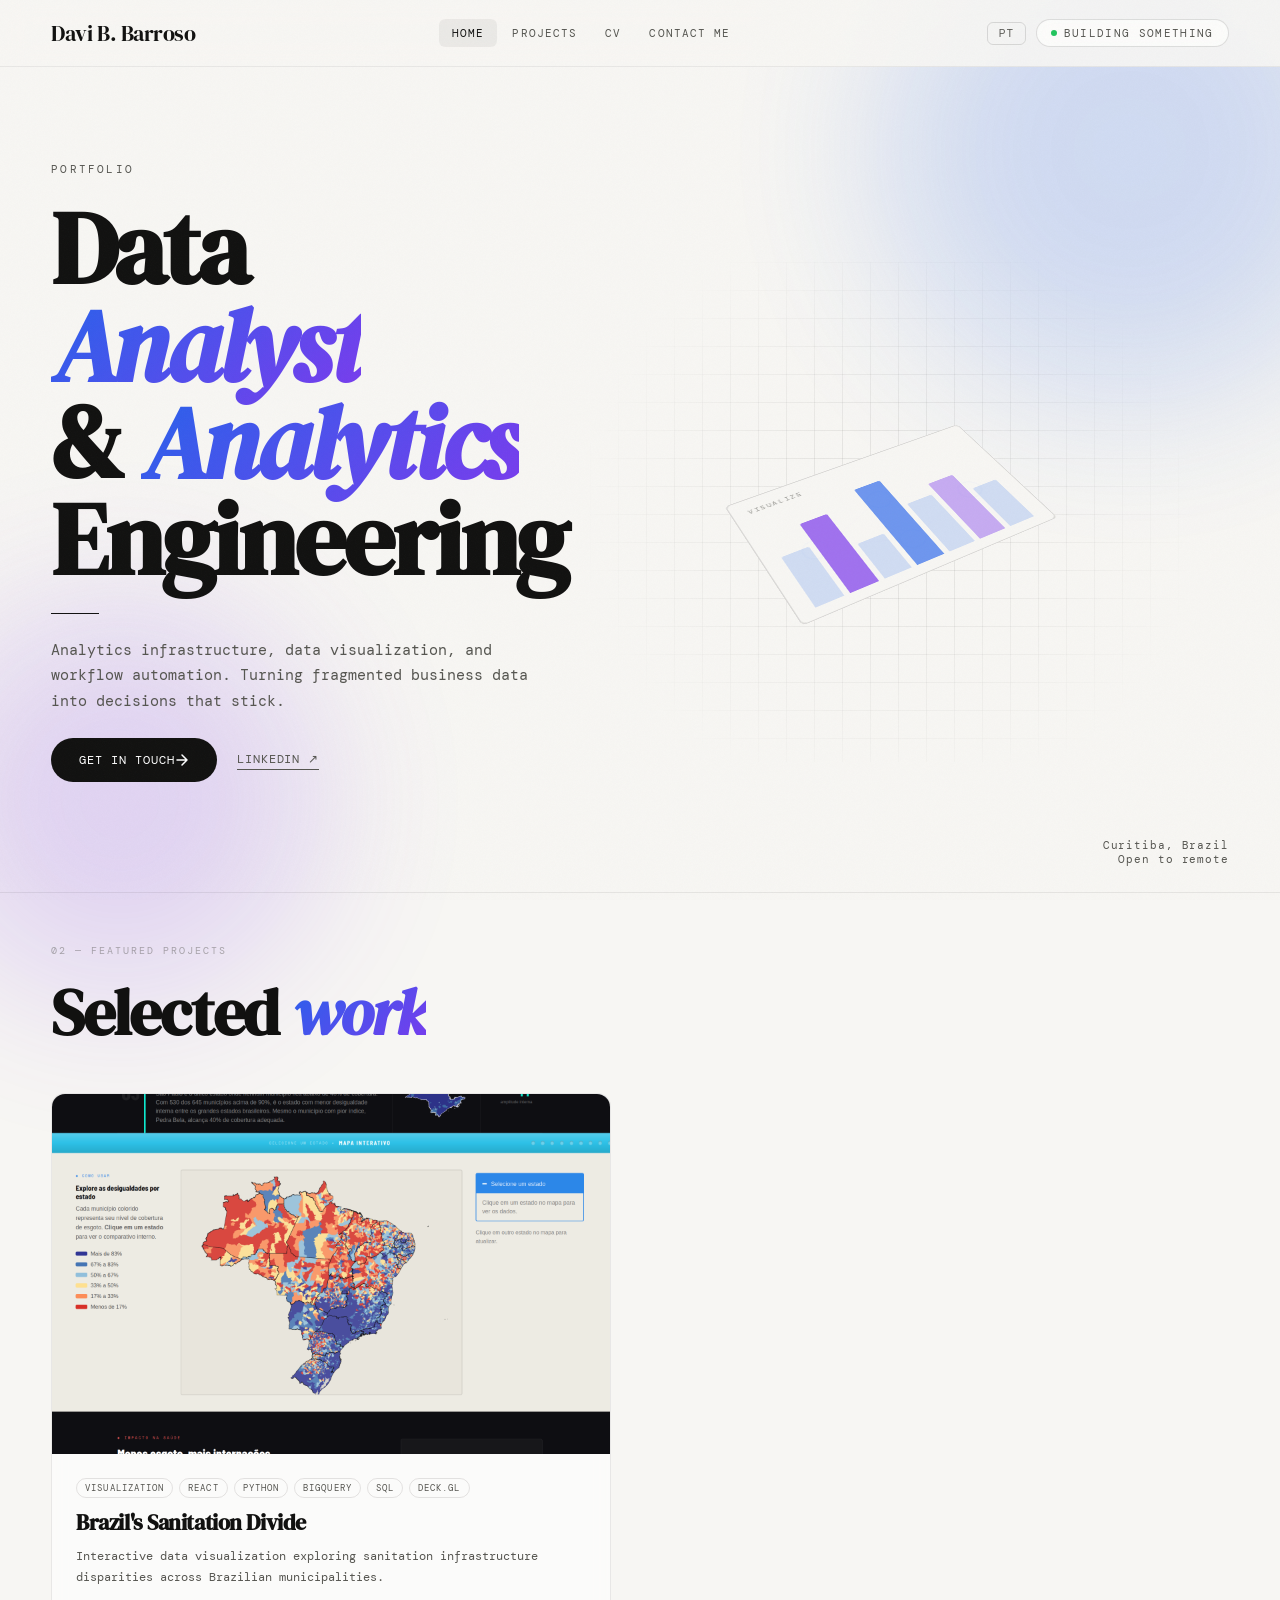
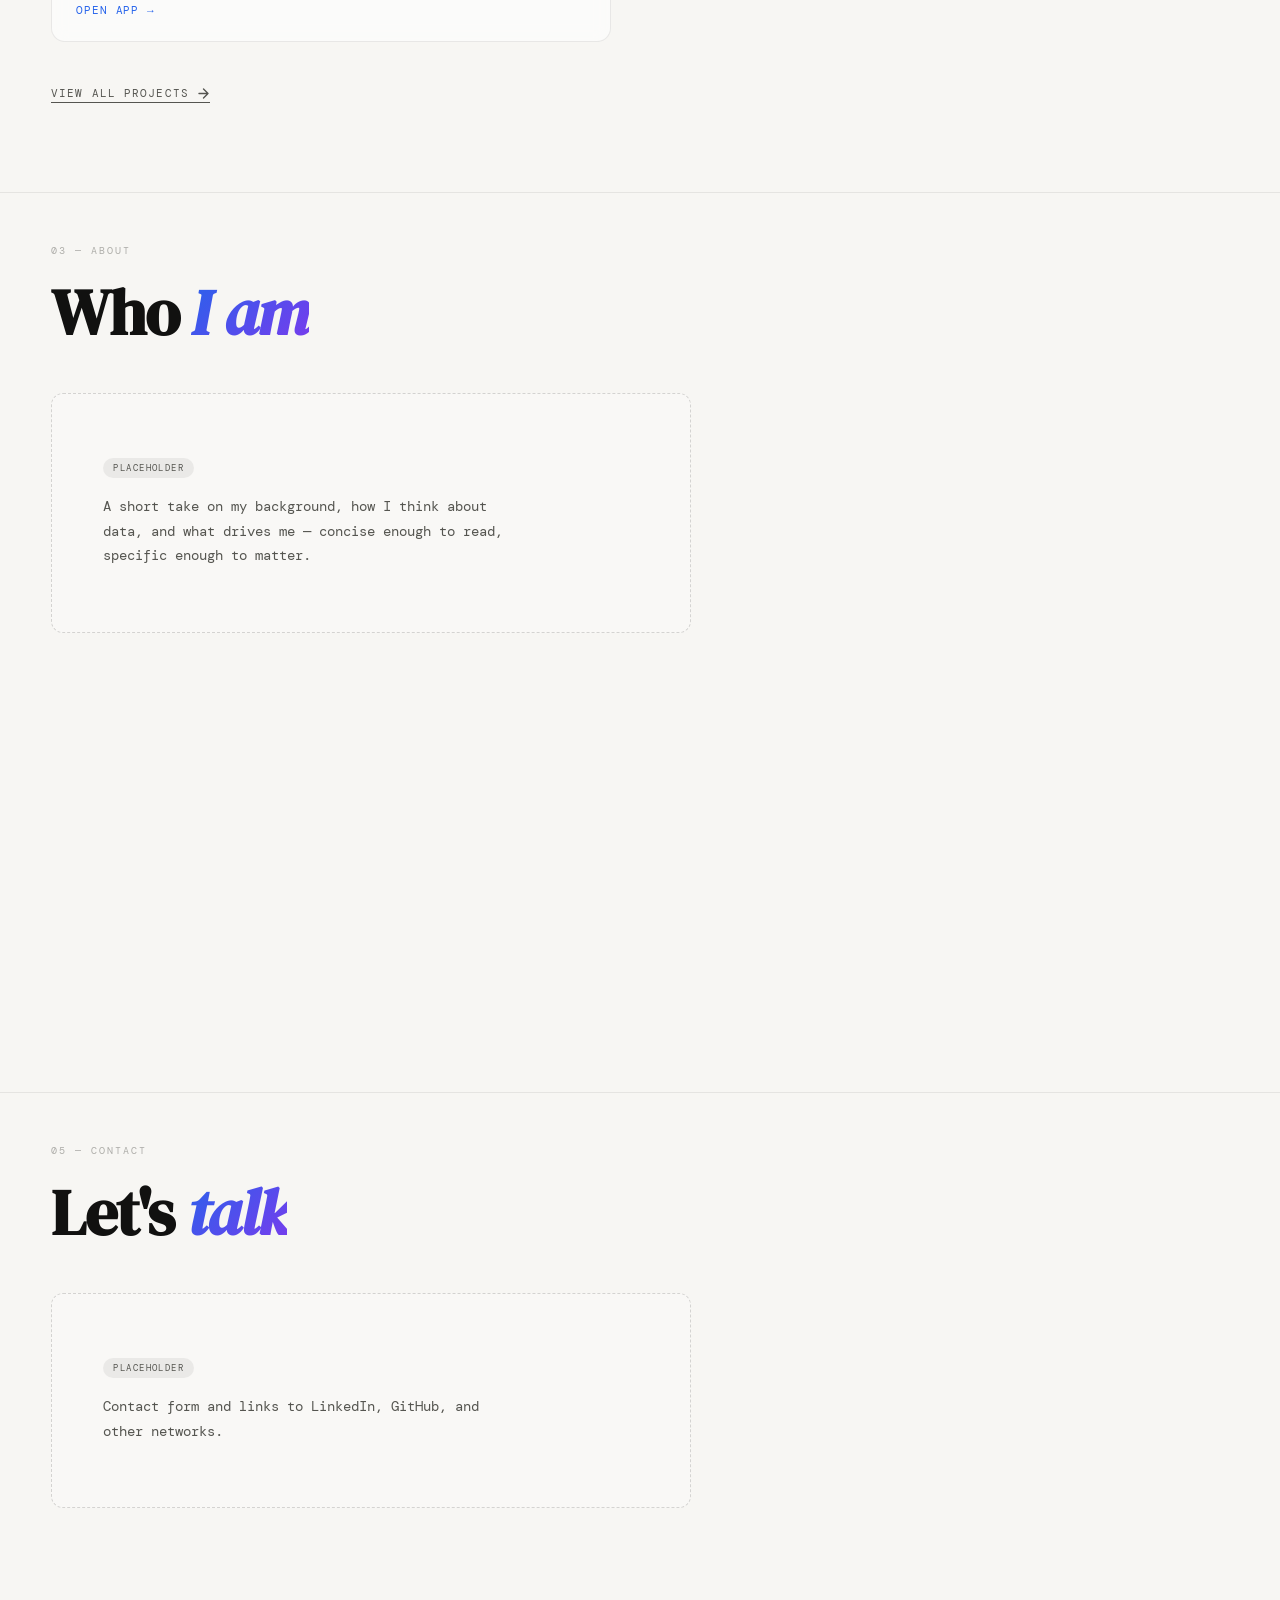
<file: index.html>
<!DOCTYPE html>
<html lang="en">
<head>
  <meta charset="UTF-8" />
  <meta name="viewport" content="width=device-width, initial-scale=1.0" />
  <title>Davi Barroso — Data Analyst | Analytics Engineering</title>
  <link href="https://fonts.googleapis.com/css2?family=DM+Serif+Display:ital@0;1&family=DM+Mono:wght@300;400;500&display=swap" rel="stylesheet" />
  <link rel="stylesheet" href="style.css" />
  <link rel="stylesheet" href="hero-animation.css" />
  <script src="i18n.js"></script>
</head>
<body>
  <div class="blob blob-1"></div>
  <div class="blob blob-2"></div>

  <script src="navbar.js"></script>

  <!-- 01 · Hero -->
  <section id="hero">
    <div class="hero-body">

      <main>
        <p class="eyebrow" data-i18n="hero.eyebrow">Portfolio</p>
        <h1 class="headline" data-i18n-html="hero.headline">Data<br><em>Analyst</em><br>& <em>Analytics</em><br>Engineering</h1>
        <div class="divider"></div>
        <p class="description" data-i18n="hero.description">
          Analytics infrastructure, data visualization, and workflow automation.
          Turning fragmented business data into decisions that stick.
        </p>
        <div class="cta-row">
          <a href="mailto:davi@davibarroso.com" class="btn-primary">
            <span data-i18n="hero.cta">Get in touch</span>
            <svg width="14" height="14" viewBox="0 0 14 14" fill="none">
              <path d="M2 7h10M7 2l5 5-5 5" stroke="currentColor" stroke-width="1.5" stroke-linecap="round" stroke-linejoin="round"/>
            </svg>
          </a>
          <a href="https://linkedin.com/in/davibb" class="linkedin-link" target="_blank">LinkedIn ↗</a>
        </div>
      </main>

      <script src="hero-animation.js"></script>

    </div><!-- /.hero-body -->

    <footer class="hero-footer">
      <div class="stack-list">
      </div>
      <div class="location" data-i18n-html="hero.location">
        Curitiba, Brazil<br>Open to remote
      </div>
    </footer>
  </section>

  <!-- 02 · Featured Projects -->
  <section id="highlights" class="section section-projects">
    <p class="section-eyebrow" data-i18n="section.projects.eyebrow">02 — Featured Projects</p>
    <h2 class="section-title" data-i18n-html="section.projects.title">Selected <em>work</em></h2>

    <div class="projects-track"></div>
    <script src="home-loader.js"></script>

    <a href="projects.html" class="see-more-link">
      <span data-i18n="section.projects.viewAll">View all projects</span>
      <svg width="13" height="13" viewBox="0 0 13 13" fill="none">
        <path d="M2 6.5h9M6.5 2l4.5 4.5-4.5 4.5" stroke="currentColor" stroke-width="1.4" stroke-linecap="round" stroke-linejoin="round"/>
      </svg>
    </a>
  </section>

  <!-- 03 · About -->
  <section id="about" class="section">
    <p class="section-eyebrow" data-i18n="section.about.eyebrow">03 — About</p>
    <h2 class="section-title" data-i18n-html="section.about.title">Who <em>I am</em></h2>
    <div class="placeholder-box">
      <span class="placeholder-badge">Placeholder</span>
      <p class="placeholder-desc" data-i18n="placeholder.about">
        A short take on my background, how I think about data, and what
        drives me — concise enough to read, specific enough to matter.
      </p>
    </div>
  </section>


  <!-- 05 · Contact -->
  <section id="contact" class="section">
    <p class="section-eyebrow" data-i18n="section.contact.eyebrow">05 — Contact</p>
    <h2 class="section-title" data-i18n-html="section.contact.title">Let's <em>talk</em></h2>
    <div class="placeholder-box">
      <span class="placeholder-badge">Placeholder</span>
      <p class="placeholder-desc" data-i18n="placeholder.contact">
        Contact form and links to LinkedIn, GitHub, and other networks.
      </p>
    </div>
  </section>

</body>
</html>
</file>
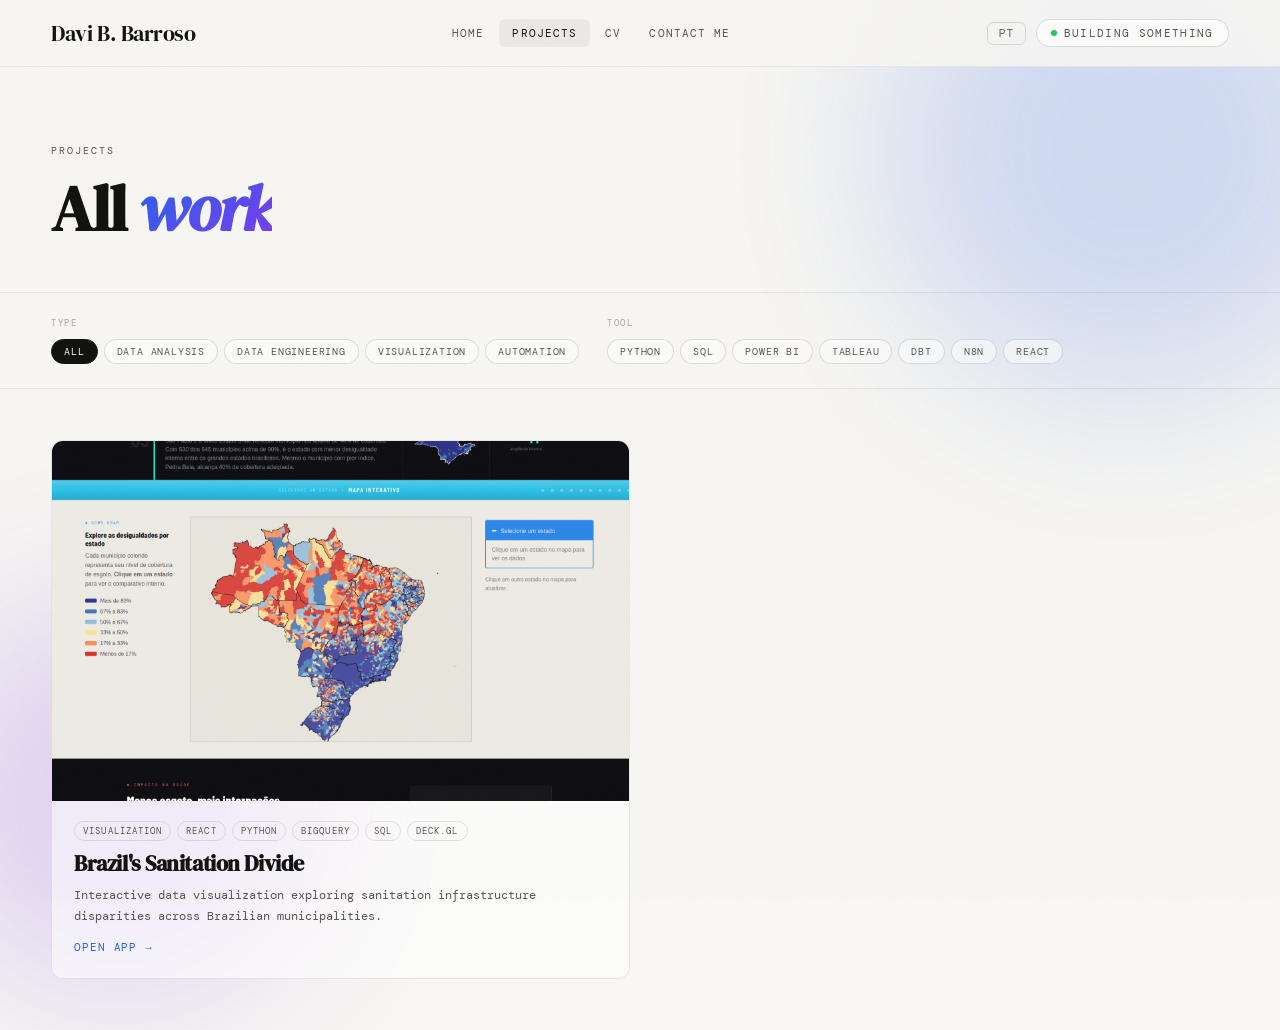
<file: projects.html>
<!DOCTYPE html>
<html lang="en">
<head>
  <meta charset="UTF-8" />
  <meta name="viewport" content="width=device-width, initial-scale=1.0" />
  <title>Projects — Davi Barroso</title>
  <link href="https://fonts.googleapis.com/css2?family=DM+Serif+Display:ital@0;1&family=DM+Mono:wght@300;400;500&display=swap" rel="stylesheet" />
  <link rel="stylesheet" href="style.css" />
  <link rel="stylesheet" href="project.css" />
  <script src="i18n.js"></script>
  <style>
    /* ─── Projects page specific ─── */
    .projects-hero {
      padding: clamp(48px, 6vw, 80px) clamp(24px, 4vw, 56px) clamp(32px, 4vw, 56px);
      border-bottom: 1px solid rgba(0,0,0,0.07);
      position: relative;
      z-index: 1;
    }

    .projects-hero .section-eyebrow {
      margin-bottom: 20px;
      opacity: 0;
      animation: fadeUp 0.8s ease forwards 0.3s;
    }

    .projects-hero .section-title {
      margin-bottom: 24px;
      opacity: 0;
      animation: fadeUp 0.8s ease forwards 0.5s;
    }

    .projects-hero .section-title { margin-bottom: 0; }

    /* Tag filter bar */
    .filter-bar {
      padding: 24px clamp(24px, 4vw, 56px);
      border-bottom: 1px solid rgba(0,0,0,0.07);
      display: flex;
      gap: 28px;
      align-items: flex-start;
      flex-wrap: wrap;
      position: relative;
      z-index: 1;
      opacity: 0;
      animation: fadeUp 0.8s ease forwards 0.6s;
    }

    .filter-group {
      display: flex;
      flex-direction: column;
      gap: 10px;
    }

    .filter-label {
      font-size: 9px;
      letter-spacing: 0.18em;
      text-transform: uppercase;
      color: var(--ink-light);
      opacity: 0.5;
    }

    .filter-tags {
      display: flex;
      gap: 6px;
      flex-wrap: wrap;
    }

    .filter-tag {
      font-size: 10px;
      letter-spacing: 0.08em;
      text-transform: uppercase;
      color: var(--ink-light);
      padding: 5px 12px;
      border: 1px solid rgba(0,0,0,0.12);
      border-radius: 100px;
      background: rgba(255,255,255,0.5);
      cursor: pointer;
      transition: color 0.2s ease, background 0.2s ease, border-color 0.2s ease;
      user-select: none;
    }

    .filter-tag:hover,
    .filter-tag.active {
      color: var(--ink);
      background: var(--ink);
      color: var(--white);
      border-color: var(--ink);
    }

    /* Project grid */
    .projects-grid-wrap {
      padding: clamp(32px, 4vw, 56px) clamp(24px, 4vw, 56px);
      position: relative;
      z-index: 1;
      opacity: 0;
      animation: fadeUp 0.8s ease forwards 0.8s;
    }

    .projects-grid {
      display: grid;
      grid-template-columns: repeat(auto-fill, minmax(560px, 1fr));
      gap: 20px;
    }

    .project-card-grid {
      border-radius: 12px;
      border: 1px solid rgba(0,0,0,0.08);
      background: rgba(255,255,255,0.55);
      backdrop-filter: blur(8px);
      overflow: hidden;
      transition: transform 0.25s ease, box-shadow 0.25s ease;
    }

    .project-card-grid:hover {
      transform: translateY(-4px);
      box-shadow: 0 16px 40px rgba(0,0,0,0.1);
    }

    .project-card-grid .project-card-top {
      height: 360px;
      display: flex;
      align-items: center;
      justify-content: center;
    }

    .project-card-grid .project-card-body {
      padding: 20px 22px 24px;
      display: flex;
      flex-direction: column;
      gap: 10px;
    }

    .project-metrics {
      display: flex;
      gap: 16px;
      padding-top: 4px;
      border-top: 1px solid rgba(0,0,0,0.06);
      margin-top: 4px;
    }

    .metric {
      display: flex;
      flex-direction: column;
      gap: 2px;
    }

    .metric-value {
      font-family: 'DM Serif Display', serif;
      font-size: 18px;
      letter-spacing: -0.02em;
      color: var(--ink);
    }

    .metric-label {
      font-size: 9px;
      letter-spacing: 0.1em;
      text-transform: uppercase;
      color: var(--ink-light);
      opacity: 0.6;
    }

    @media (max-width: 600px) {
      .projects-grid { grid-template-columns: 1fr; }
      .filter-bar { gap: 20px; }
    }
  </style>
</head>
<body>
  <div class="blob blob-1"></div>
  <div class="blob blob-2"></div>

  <script src="navbar.js"></script>

  <div class="projects-hero">
    <p class="section-eyebrow" data-i18n="projects.eyebrow">Projects</p>
    <h1 class="section-title" data-i18n-html="projects.title">All <em>work</em></h1>
  </div>

  <div class="filter-bar">
    <div class="filter-group">
      <span class="filter-label" data-i18n="filter.type">Type</span>
      <div class="filter-tags">
        <span class="filter-tag active" data-i18n="filter.all">All</span>
        <span class="filter-tag">Data Analysis</span>
        <span class="filter-tag">Data Engineering</span>
        <span class="filter-tag">Visualization</span>
        <span class="filter-tag">Automation</span>
      </div>
    </div>
    <div class="filter-group">
      <span class="filter-label" data-i18n="filter.tool">Tool</span>
      <div class="filter-tags">
        <span class="filter-tag">Python</span>
        <span class="filter-tag">SQL</span>
        <span class="filter-tag">Power BI</span>
        <span class="filter-tag">Tableau</span>
        <span class="filter-tag">dbt</span>
        <span class="filter-tag">n8n</span>
        <span class="filter-tag">React</span>
      </div>
    </div>
  </div>

  <div class="projects-grid-wrap">
    <div class="projects-grid">

    </div>
  </div>

  <script src="project-loader.js"></script>
</body>
</html>
</file>
<file: style.css>
*, *::before, *::after { box-sizing: border-box; margin: 0; padding: 0; }

:root {
  --white: #ffffff;
  --off-white: #f7f6f3;
  --ink: #111110;
  --ink-light: #555550;
  --accent: #2563eb;
  --accent-2: #7c3aed;
  --grain: url("data:image/svg+xml,%3Csvg viewBox='0 0 256 256' xmlns='http://www.w3.org/2000/svg'%3E%3Cfilter id='noise'%3E%3CfeTurbulence type='fractalNoise' baseFrequency='0.9' numOctaves='4' stitchTiles='stitch'/%3E%3C/filter%3E%3Crect width='100%25' height='100%25' filter='url(%23noise)' opacity='0.04'/%3E%3C/svg%3E");
}

html {
  scroll-behavior: smooth;
}

body {
  background: var(--off-white);
  color: var(--ink);
  font-family: 'DM Mono', monospace;
}

body::before {
  content: '';
  position: fixed;
  inset: 0;
  background-image: var(--grain);
  background-size: 200px 200px;
  pointer-events: none;
  z-index: 100;
  opacity: 0.6;
}

/* Gradient blobs */
.blob {
  position: fixed;
  border-radius: 50%;
  filter: blur(80px);
  opacity: 0.18;
  animation: drift 12s ease-in-out infinite alternate;
  pointer-events: none;
}
.blob-1 {
  width: 500px; height: 500px;
  background: var(--accent);
  top: -100px; right: -100px;
  animation-delay: 0s;
}
.blob-2 {
  width: 400px; height: 400px;
  background: var(--accent-2);
  bottom: -100px; left: -80px;
  animation-delay: -4s;
}
@keyframes drift {
  from { transform: translate(0, 0) scale(1); }
  to   { transform: translate(40px, 30px) scale(1.08); }
}

/* ─── Header (sticky) ─── */
header {
  position: sticky;
  top: 0;
  z-index: 50;
  display: flex;
  justify-content: space-between;
  align-items: center;
  padding: 18px clamp(24px, 4vw, 56px);
  background: rgba(247, 246, 243, 0.88);
  backdrop-filter: blur(14px);
  -webkit-backdrop-filter: blur(14px);
  border-bottom: 1px solid rgba(0,0,0,0.06);
  opacity: 0;
  animation: fadeUp 0.8s ease forwards 0.2s;
}

.logo {
  font-family: 'DM Serif Display', serif;
  font-size: clamp(18px, 2.5vw, 22px);
  letter-spacing: -0.02em;
  color: var(--ink);
  flex-shrink: 0;
  text-decoration: none;
}

/* Navbar */
.nav {
  display: flex;
  align-items: center;
  gap: 2px;
}

.nav-link {
  font-size: 11px;
  letter-spacing: 0.1em;
  text-transform: uppercase;
  color: var(--ink-light);
  text-decoration: none;
  padding: 7px 13px;
  border-radius: 6px;
  transition: color 0.2s ease, background 0.2s ease;
  white-space: nowrap;
}

.nav-link:hover,
.nav-link--active {
  color: var(--ink);
  background: rgba(0,0,0,0.05);
}

.status-pill {
  display: flex;
  align-items: center;
  gap: 7px;
  font-size: 11px;
  letter-spacing: 0.12em;
  text-transform: uppercase;
  color: var(--ink-light);
  padding: 6px 14px;
  border: 1px solid rgba(0,0,0,0.12);
  border-radius: 100px;
  background: rgba(255,255,255,0.6);
  backdrop-filter: blur(8px);
}

.dot {
  width: 6px; height: 6px;
  border-radius: 50%;
  background: #22c55e;
  animation: pulse 2s ease-in-out infinite;
}
@keyframes pulse {
  0%, 100% { opacity: 1; transform: scale(1); }
  50% { opacity: 0.5; transform: scale(0.8); }
}

/* ─── Slideshow thumbnail ─── */
.slideshow {
  position: relative;
  overflow: hidden;
}

.slideshow .slide {
  position: absolute;
  inset: 0;
  background-size: cover;
  background-position: center;
  opacity: 0;
  transition: opacity 0.8s ease;
}

.slideshow .slide.active {
  opacity: 1;
}

.header-right {
  display: flex;
  align-items: center;
  gap: 10px;
  flex-shrink: 0;
}

.lang-toggle {
  font-size: 10px;
  letter-spacing: 0.12em;
  text-transform: uppercase;
  color: var(--ink-light);
  padding: 5px 11px;
  border: 1px solid rgba(0,0,0,0.12);
  border-radius: 6px;
  background: transparent;
  cursor: pointer;
  transition: color 0.2s ease, background 0.2s ease, border-color 0.2s ease;
}

.lang-toggle:hover {
  color: var(--ink);
  background: rgba(0,0,0,0.05);
  border-color: rgba(0,0,0,0.2);
}

/* ─── Hero ─── */
#hero {
  min-height: calc(100vh - 75px);
  display: grid;
  grid-template-rows: 1fr auto;
  padding: clamp(20px, 3vw, 40px) clamp(24px, 4vw, 56px) clamp(12px, 2vw, 28px);
  position: relative;
  z-index: 1;
}

main {
  display: flex;
  flex-direction: column;
  justify-content: center;
  gap: 24px;
  max-width: 780px;
}

.eyebrow {
  font-size: 11px;
  letter-spacing: 0.2em;
  text-transform: uppercase;
  color: var(--ink-light);
  opacity: 0;
  animation: fadeUp 0.8s ease forwards 0.5s;
}

.headline {
  font-family: 'DM Serif Display', serif;
  font-size: clamp(52px, 8vw, 110px);
  line-height: 0.95;
  letter-spacing: -0.03em;
  color: var(--ink);
  opacity: 0;
  animation: fadeUp 0.9s ease forwards 0.7s;
}

.headline em {
  font-style: italic;
  background: linear-gradient(135deg, var(--accent), var(--accent-2));
  -webkit-background-clip: text;
  -webkit-text-fill-color: transparent;
  background-clip: text;
}

.description {
  font-size: clamp(13px, 1.4vw, 15px);
  line-height: 1.7;
  color: var(--ink-light);
  max-width: 480px;
  opacity: 0;
  animation: fadeUp 0.8s ease forwards 0.95s;
}

.cta-row {
  display: flex;
  align-items: center;
  gap: 20px;
  flex-wrap: wrap;
  opacity: 0;
  animation: fadeUp 0.8s ease forwards 1.15s;
}

.btn-primary {
  display: inline-flex;
  align-items: center;
  gap: 0px;
  padding: 14px 28px;
  background: var(--ink);
  color: var(--white);
  font-family: 'DM Mono', monospace;
  font-size: 12px;
  letter-spacing: 0.08em;
  text-transform: uppercase;
  text-decoration: none;
  border-radius: 100px;
  transition: transform 0.2s ease, background 0.2s ease;
}
.btn-primary:hover {
  background: var(--accent);
  transform: translateY(-2px);
}
.btn-primary svg { transition: transform 0.2s ease; }
.btn-primary:hover svg { transform: translateX(3px); }

.linkedin-link {
  font-size: 12px;
  letter-spacing: 0.08em;
  text-transform: uppercase;
  color: var(--ink-light);
  text-decoration: none;
  border-bottom: 1px solid currentColor;
  padding-bottom: 2px;
  transition: color 0.2s ease;
}
.linkedin-link:hover { color: var(--accent); }

.hero-footer {
  display: flex;
  justify-content: space-between;
  align-items: flex-end;
  opacity: 0;
  animation: fadeUp 0.8s ease forwards 1.4s;
}

.stack-list {
  display: flex;
  gap: 12px;
  flex-wrap: wrap;
}

.tag {
  font-size: 10px;
  letter-spacing: 0.1em;
  text-transform: uppercase;
  color: var(--ink-light);
  padding: 5px 10px;
  border: 1px solid rgba(0,0,0,0.1);
  border-radius: 4px;
  background: rgba(255,255,255,0.5);
}

.location {
  font-size: 11px;
  letter-spacing: 0.08em;
  color: var(--ink-light);
  text-align: right;
}

.divider {
  width: 48px;
  height: 1px;
  background: var(--ink);
  opacity: 0;
  animation: fadeUp 0.8s ease forwards 0.85s;
}

@keyframes fadeUp {
  from { opacity: 0; transform: translateY(20px); }
  to   { opacity: 1; transform: translateY(0); }
}

/* ─── Sections (placeholders) ─── */
.section {
  min-height: 100vh;
  padding: clamp(32px, 4vw, 60px) clamp(24px, 4vw, 56px);
  border-top: 1px solid rgba(0,0,0,0.07);
  display: flex;
  flex-direction: column;
  justify-content: flex-start;
  position: relative;
  z-index: 1;
}

.section-eyebrow {
  font-size: 10px;
  letter-spacing: 0.2em;
  text-transform: uppercase;
  color: var(--ink-light);
  opacity: 0.45;
  margin-bottom: 24px;
}

.section-title {
  font-family: 'DM Serif Display', serif;
  font-size: clamp(36px, 5vw, 72px);
  letter-spacing: -0.02em;
  line-height: 1;
  color: var(--ink);
  margin-bottom: 48px;
}

.section-title em {
  font-style: italic;
  background: linear-gradient(135deg, var(--accent), var(--accent-2));
  -webkit-background-clip: text;
  -webkit-text-fill-color: transparent;
  background-clip: text;
}

.placeholder-box {
  border: 1px dashed rgba(0,0,0,0.15);
  border-radius: 12px;
  padding: clamp(40px, 5vw, 72px) clamp(28px, 4vw, 52px);
  display: flex;
  flex-direction: column;
  align-items: flex-start;
  gap: 16px;
  max-width: 640px;
  background: rgba(255,255,255,0.25);
}

.placeholder-badge {
  font-size: 9px;
  letter-spacing: 0.16em;
  text-transform: uppercase;
  color: var(--ink-light);
  background: rgba(0,0,0,0.06);
  padding: 4px 10px;
  border-radius: 100px;
}

.placeholder-desc {
  font-size: clamp(12px, 1.3vw, 14px);
  line-height: 1.75;
  color: var(--ink-light);
  max-width: 400px;
}

/* ─── Project Cards ─── */
.section-projects {
  overflow: hidden;
}

.projects-track {
  display: flex;
  gap: 20px;
  overflow-x: auto;
  scroll-snap-type: x mandatory;
  -webkit-overflow-scrolling: touch;
  padding-bottom: 16px;
  cursor: grab;
}

.projects-track:active {
  cursor: grabbing;
}

.projects-track::-webkit-scrollbar {
  height: 3px;
}

.projects-track::-webkit-scrollbar-track {
  background: rgba(0,0,0,0.05);
  border-radius: 2px;
}

.projects-track::-webkit-scrollbar-thumb {
  background: rgba(0,0,0,0.2);
  border-radius: 2px;
}

.project-card {
  flex: 0 0 560px;
  scroll-snap-align: start;
  border-radius: 14px;
  border: 1px solid rgba(0,0,0,0.08);
  background: rgba(255,255,255,0.55);
  backdrop-filter: blur(8px);
  overflow: hidden;
  transition: transform 0.25s ease, box-shadow 0.25s ease;
}

.project-card:hover {
  transform: translateY(-4px);
  box-shadow: 0 16px 40px rgba(0,0,0,0.1);
}

.project-card-top {
  height: 360px;
  display: flex;
  align-items: center;
  justify-content: center;
}

.project-placeholder-img {
  font-size: 11px;
  letter-spacing: 0.12em;
  text-transform: uppercase;
  color: rgba(255,255,255,0.4);
}

.project-card-body {
  padding: 24px;
  display: flex;
  flex-direction: column;
  gap: 12px;
}

.project-meta {
  display: flex;
  gap: 6px;
  flex-wrap: wrap;
}

.project-tag {
  font-size: 9px;
  letter-spacing: 0.12em;
  text-transform: uppercase;
  color: var(--ink-light);
  padding: 3px 8px;
  border: 1px solid rgba(0,0,0,0.1);
  border-radius: 100px;
}

.project-name {
  font-family: 'DM Serif Display', serif;
  font-size: 22px;
  letter-spacing: -0.02em;
  line-height: 1.1;
  color: var(--ink);
}

.project-desc {
  font-size: 12px;
  line-height: 1.7;
  color: var(--ink-light);
}

.project-link {
  font-size: 11px;
  letter-spacing: 0.08em;
  text-transform: uppercase;
  color: var(--accent);
  text-decoration: none;
  margin-top: 4px;
  transition: opacity 0.2s ease;
}

.project-link:hover {
  opacity: 0.7;
}

.see-more-link {
  display: inline-flex;
  align-items: center;
  gap: 8px;
  margin-top: 28px;
  align-self: flex-start;
  font-size: 11px;
  letter-spacing: 0.1em;
  text-transform: uppercase;
  color: var(--ink-light);
  text-decoration: none;
  border-bottom: 1px solid currentColor;
  padding-bottom: 2px;
  transition: color 0.2s ease;
}

.see-more-link:hover {
  color: var(--accent);
}

.see-more-link svg {
  transition: transform 0.2s ease;
}

.see-more-link:hover svg {
  transform: translateX(3px);
}

/* ─── Skills RPG ─── */
.skills-controls {
  display: flex;
  align-items: center;
  gap: 16px;
  flex-wrap: wrap;
  margin-bottom: 20px;
  max-width: 720px;
}

.skills-filter-bar {
  display: flex;
  gap: 6px;
  flex-wrap: wrap;
  flex: 1;
}

.skill-btn {
  font-family: 'DM Mono', monospace;
  font-size: 9px;
  letter-spacing: 0.12em;
  text-transform: uppercase;
  color: var(--ink-light);
  background: rgba(255,255,255,0.5);
  border: 1px solid rgba(0,0,0,0.1);
  border-radius: 4px;
  padding: 5px 12px;
  cursor: pointer;
  transition: color 0.2s ease, background 0.2s ease, border-color 0.2s ease;
}

.skill-btn:hover {
  color: var(--ink);
  border-color: rgba(0,0,0,0.2);
}

.skill-btn.active {
  color: var(--white);
  background: var(--ink);
  border-color: var(--ink);
}

.skills-search {
  font-family: 'DM Mono', monospace;
  font-size: 10px;
  letter-spacing: 0.08em;
  color: var(--ink);
  background: rgba(255,255,255,0.5);
  border: 1px solid rgba(0,0,0,0.1);
  border-radius: 4px;
  padding: 6px 12px;
  outline: none;
  transition: border-color 0.2s ease, background 0.2s ease;
  width: 160px;
}

.skills-search::placeholder { color: var(--ink-light); opacity: 0.5; }
.skills-search:focus {
  border-color: rgba(0,0,0,0.25);
  background: rgba(255,255,255,0.8);
}

.skills-panel {
  border: 1px solid rgba(0,0,0,0.08);
  border-radius: 10px;
  overflow: hidden;
  max-width: 720px;
  background: rgba(255,255,255,0.4);
}

.skills-list { padding: 4px 0; }

.skill-row {
  display: flex;
  align-items: center;
  gap: 20px;
  padding: 11px 20px;
  border-bottom: 1px solid rgba(0,0,0,0.05);
  transition: background 0.15s ease;
}

.skill-row:last-child { border-bottom: none; }
.skill-row:hover { background: rgba(255,255,255,0.6); }
.skill-row.hidden { display: none; }

.skill-name {
  font-size: 11px;
  letter-spacing: 0.08em;
  text-transform: uppercase;
  color: var(--ink);
  width: 140px;
  flex-shrink: 0;
}

.skill-pips {
  display: flex;
  gap: 5px;
  flex: 1;
}

.pip {
  width: 22px;
  height: 7px;
  border-radius: 2px;
  background: rgba(0,0,0,0.07);
  border: 1px solid rgba(0,0,0,0.08);
}

.skill-row[data-rank="master"] .pip.filled {
  background: var(--accent-2);
  border-color: var(--accent-2);
}
.skill-row[data-rank="expert"] .pip.filled {
  background: var(--accent);
  border-color: var(--accent);
}
.skill-row[data-rank="adept"] .pip.filled {
  background: #10b981;
  border-color: #10b981;
}
.skill-row[data-rank="apprentice"] .pip.filled {
  background: rgba(0,0,0,0.2);
  border-color: rgba(0,0,0,0.2);
}

.skill-rank {
  font-size: 9px;
  letter-spacing: 0.14em;
  text-transform: uppercase;
  width: 88px;
  text-align: right;
  flex-shrink: 0;
}

.rank-master     { color: var(--accent-2); }
.rank-expert     { color: var(--accent); }
.rank-adept      { color: #10b981; }
.rank-apprentice { color: var(--ink-light); opacity: 0.5; }

.skill-cat-tag {
  font-size: 8px;
  letter-spacing: 0.1em;
  text-transform: uppercase;
  color: var(--ink-light);
  padding: 2px 8px;
  border: 1px solid rgba(0,0,0,0.08);
  border-radius: 100px;
  white-space: nowrap;
  width: 90px;
  text-align: center;
  flex-shrink: 0;
  opacity: 0.6;
}

/* ─── Responsive ─── */
@media (max-width: 768px) {
  .nav { display: none; }
}

@media (max-width: 600px) {
  .headline { font-size: clamp(42px, 13vw, 72px); }
  .hero-footer { flex-direction: column; gap: 16px; align-items: flex-start; }
  .location { text-align: left; }
}
</file>
<file: hero-animation.css>
/* ─── Hero two-column layout ─── */
.hero-body {
  display: flex;
  align-items: center;
  gap: clamp(32px, 5vw, 80px);
  flex: 1;
}

.hero-body main {
  max-width: 520px;
  flex-shrink: 0;
}

/* ─── Hero Animation container ─── */
.hero-animation {
  flex: 1;
  min-width: 0;
  position: relative;
  display: flex;
  align-items: center;
  justify-content: center;
  perspective: 900px;
  perspective-origin: 50% 38%;
  opacity: 0;
  animation: fadeUp-animation 1s ease forwards 1.6s;
}

@keyframes fadeUp-animation {
  from { opacity: 0; transform: translate(-40px, 80px); }
  to   { opacity: 1; transform: translate(-40px, 40px); }
}

.iso-scene {
  width: 280px;
  height: 180px;
  position: relative;
  transform-style: preserve-3d;
  transform: rotateX(52deg) rotateZ(-30deg);
  margin: 160px auto;
  animation: iso-drift 5s ease-in-out infinite;
}

@keyframes iso-drift {
  0%, 100% { transform: rotateX(52deg) rotateZ(-30deg) translateY(0px); }
  50%       { transform: rotateX(52deg) rotateZ(-30deg) translateY(-10px); }
}

/* ─── Layers ─── */
.iso-layer {
  position: absolute;
  inset: 0;
  border: 1px solid rgba(17, 17, 16, 0.12);
  border-radius: 6px;
  background: rgba(247, 246, 243, 0.96);
  display: flex;
  flex-direction: column;
  padding: 14px 16px 12px;
  gap: 10px;
  will-change: transform;
}

.iso-layer[data-layer="collect"]   { animation: explode-collect   7s ease-in-out infinite; }
.iso-layer[data-layer="transform"] { animation: explode-transform 7s ease-in-out infinite; }
.iso-layer[data-layer="automate"]  { animation: explode-automate  7s ease-in-out infinite; }
.iso-layer[data-layer="visualize"] { animation: explode-visualize 7s ease-in-out infinite; }

@keyframes explode-collect {
  0%, 14%, 88%, 100% { transform: translate3d(0px,  0px,   0px); }
  40%, 70%           { transform: translate3d(0px,  0px,   0px); }
}
@keyframes explode-transform {
  0%, 14%  { transform: translate3d(0px,  0px,   0px); }
  40%, 70% { transform: translate3d(50px, 0px, 100px); }
  88%      { transform: translate3d(0px,  0px,   0px); }
}
@keyframes explode-automate {
  0%, 14%  { transform: translate3d(0px,  0px,   0px); }
  40%, 70% { transform: translate3d(80px, 0px, 200px); }
  88%      { transform: translate3d(0px,  0px,   0px); }
}
@keyframes explode-visualize {
  0%, 14%  { transform: translate3d(0px,  0px,   0px); }
  40%, 70% { transform: translate3d(50px, 0px, 300px); }
  88%      { transform: translate3d(0px,  0px,   0px); }
}

/* ─── Background grid ─── */
.scene-grid {
  position: absolute;
  inset: 0;
  background-image:
    linear-gradient(rgba(17, 17, 16, 0.07) 1px, transparent 1px),
    linear-gradient(90deg, rgba(17, 17, 16, 0.07) 1px, transparent 1px);
  background-size: 28px 28px;
  -webkit-mask-image: radial-gradient(ellipse 70% 80% at 50% 50%, black 20%, transparent 75%);
  mask-image: radial-gradient(ellipse 70% 80% at 50% 50%, black 20%, transparent 75%);
  pointer-events: none;
}

/* ─── Code snippets (floating around the scene) ─── */
.scene-snippet {
  position: absolute;
  font-family: 'DM Mono', monospace;
  font-size: 10px;
  letter-spacing: 0.05em;
  color: var(--ink-light);
  opacity: 0;
  pointer-events: none;
  white-space: nowrap;
}

/* Positions scattered around the iso-scene */
.sn-1 { top: 18%;  left: 4%;   color: var(--accent);   }
.sn-2 { top: 28%;  right: 6%;  color: var(--accent-2); }
.sn-3 { top: 55%;  left: 2%;                           }
.sn-4 { top: 62%;  right: 4%;  color: var(--accent);   }
.sn-5 { bottom: 16%; left: 8%;                          }
.sn-6 { bottom: 22%; right: 7%; color: var(--accent-2); }
/* Staggered appearances */
.sn-1 { animation: snippet-appear 7s ease-in-out infinite 0.0s; }
.sn-2 { animation: snippet-appear 7s ease-in-out infinite 0.3s; }
.sn-3 { animation: snippet-appear 7s ease-in-out infinite 0.6s; }
.sn-4 { animation: snippet-appear 7s ease-in-out infinite 0.9s; }
.sn-5 { animation: snippet-appear 7s ease-in-out infinite 1.2s; }
.sn-6 { animation: snippet-appear 7s ease-in-out infinite 1.5s; }

/* ─── Callout labels ─── */
.scene-callout {
  position: absolute;
  bottom: 6%;
  display: flex;
  flex-direction: column;
  align-items: center;
  gap: 6px;
  opacity: 0;
  color: var(--ink);
  animation: snippet-appear 7s ease-in-out infinite 0.4s;
}

.callout-left  { left: 28%; }
.callout-right { right: 22%; }

.scene-callout svg {
  opacity: 0.9;
  width: 42px;
  height: 30px;
}

.scene-callout span {
  font-family: 'DM Mono', monospace;
  font-size: 12px;
  letter-spacing: 0.16em;
  text-transform: uppercase;
  color: #1a1a18;
  white-space: nowrap;
}

@keyframes snippet-appear {
  0%   { opacity: 0; }
  38%  { opacity: 0; }
  46%  { opacity: 0.55; }
  64%  { opacity: 0.55; }
  72%  { opacity: 0; }
  100% { opacity: 0; }
}

@media (prefers-reduced-motion: reduce) {
  .scene-snippet { display: none; }
}

/* ─── Layer content ─── */
.layer-label {
  font-size: 8px;
  letter-spacing: 0.2em;
  text-transform: uppercase;
  color: var(--ink-light);
  opacity: 0.6;
}

/* Collect: dot grid */
.dot-grid {
  display: grid;
  grid-template-columns: repeat(5, 1fr);
  gap: 8px;
  flex: 1;
  align-content: center;
}

.dot-cell {
  width: 6px;
  height: 6px;
  border-radius: 50%;
  background: var(--accent);
  opacity: 0.18;
}

.dot-cell:nth-child(3n+1) { opacity: 0.55; background: var(--accent); }
.dot-cell:nth-child(5n+2) { opacity: 0.32; background: var(--accent-2); }

/* Transform: code lines */
.code-content {
  display: flex;
  flex-direction: column;
  gap: 9px;
  flex: 1;
  justify-content: center;
}

.code-line {
  height: 5px;
  width: var(--w);
  background: var(--accent-2);
  border-radius: 2px;
  opacity: 0.18;
}

.code-line:nth-child(odd) { opacity: 0.38; background: var(--accent); }

/* Automate: flow diagram */
.flow-svg  { width: 100%; flex: 1; }

.flow-node {
  fill: rgba(37, 99, 235, 0.08);
  stroke: var(--accent);
  stroke-width: 1.5;
  opacity: 0.6;
}

.flow-edge {
  stroke: var(--accent-2);
  stroke-width: 1;
  opacity: 0.3;
}

/* Visualize: bar chart */
.bar-chart {
  display: flex;
  align-items: flex-end;
  gap: 6px;
  flex: 1;
  padding: 0 2px;
}

.bar {
  flex: 1;
  height: var(--h);
  background: var(--accent);
  border-radius: 2px 2px 0 0;
  opacity: 0.18;
}

.bar:nth-child(2) { background: var(--accent-2); opacity: 0.7; }
.bar:nth-child(4) { background: var(--accent);   opacity: 0.65; }
.bar:nth-child(6) { background: var(--accent-2); opacity: 0.4; }

/* ─── Responsive ─── */
@media (max-width: 900px) {
  .hero-animation { display: none; }
  .hero-body { display: contents; }
  .hero-body main { max-width: 780px; }
}

@media (prefers-reduced-motion: reduce) {
  .iso-layer { animation: none; }
  .iso-scene { animation: none; }
  .iso-layer[data-layer="transform"] { transform: translate3d(50px, 0, 100px); }
  .iso-layer[data-layer="automate"]  { transform: translate3d(80px, 0, 200px); }
  .iso-layer[data-layer="visualize"] { transform: translate3d(50px, 0, 300px); }
}
</file>
<file: project.css>
/**
 * project.css
 * Styles for the project detail page (project.html) and markdown rendering.
 * TO REMOVE: delete this file and project.html. No other files are affected.
 */

/* ── Page layout ── */
.project-page {
  position: relative;
  z-index: 1;
  padding: clamp(32px, 4vw, 56px) clamp(24px, 4vw, 56px);
}

.project-page-inner {
  max-width: 740px;
  margin: 0 auto;
}

/* ── Back link ── */
.project-back {
  display: inline-flex;
  align-items: center;
  gap: 8px;
  font-size: 11px;
  letter-spacing: 0.1em;
  text-transform: uppercase;
  color: var(--ink-light);
  text-decoration: none;
  border-bottom: 1px solid currentColor;
  padding-bottom: 2px;
  margin-bottom: 40px;
  transition: color 0.2s ease;
}

.project-back:hover { color: var(--accent); }
.project-back svg { transition: transform 0.2s ease; }
.project-back:hover svg { transform: translateX(-3px); }

/* ── Hero banner (from metadata) ── */
.project-hero {
  border-radius: 12px;
  margin-bottom: 40px;
  padding: 32px 36px;
  overflow: hidden;
}

.project-hero-inner {
  display: flex;
  flex-direction: column;
  gap: 20px;
}

.project-hero-tags {
  display: flex;
  gap: 6px;
  flex-wrap: wrap;
}

.project-hero .project-tag {
  color: rgba(255,255,255,0.75);
  border-color: rgba(255,255,255,0.25);
}

.project-hero-metrics {
  display: flex;
  gap: 28px;
  flex-wrap: wrap;
}

/* ── Loading / error states ── */
.project-loading,
.project-error {
  font-size: 13px;
  color: var(--ink-light);
  padding: 40px 0;
}

/* ── Markdown body ── */
.markdown-body {
  font-size: clamp(14px, 1.5vw, 16px);
  line-height: 1.8;
  color: var(--ink-light);
}

.markdown-body h1 {
  font-family: 'DM Serif Display', serif;
  font-size: clamp(32px, 5vw, 52px);
  letter-spacing: -0.02em;
  line-height: 1.05;
  color: var(--ink);
  margin-bottom: 24px;
}

.markdown-body h2 {
  font-family: 'DM Serif Display', serif;
  font-size: clamp(22px, 3vw, 32px);
  letter-spacing: -0.02em;
  line-height: 1.1;
  color: var(--ink);
  margin-top: 52px;
  margin-bottom: 16px;
}

.markdown-body h3 {
  font-size: 13px;
  letter-spacing: 0.1em;
  text-transform: uppercase;
  color: var(--ink);
  margin-top: 32px;
  margin-bottom: 12px;
}

.markdown-body p {
  margin-bottom: 20px;
}

.markdown-body strong {
  color: var(--ink);
  font-weight: 500;
}

.markdown-body a {
  color: var(--accent);
  text-decoration: none;
  border-bottom: 1px solid currentColor;
  padding-bottom: 1px;
  transition: opacity 0.2s ease;
}

.markdown-body a:hover { opacity: 0.7; }

/* Inline code */
.markdown-body code {
  font-family: 'DM Mono', monospace;
  font-size: 0.88em;
  background: rgba(37, 99, 235, 0.07);
  border: 1px solid rgba(37, 99, 235, 0.14);
  border-radius: 4px;
  padding: 1px 6px;
  color: var(--accent);
}

/* Code blocks */
.markdown-body pre {
  background: rgba(17, 17, 16, 0.04);
  border: 1px solid rgba(0,0,0,0.08);
  border-radius: 8px;
  padding: 20px 24px;
  overflow-x: auto;
  margin-bottom: 24px;
}

.markdown-body pre code {
  background: none;
  border: none;
  padding: 0;
  color: var(--ink);
  font-size: 13px;
  line-height: 1.7;
}

/* Tables */
.markdown-body table {
  width: 100%;
  border-collapse: collapse;
  margin-bottom: 28px;
  font-size: 13px;
}

.markdown-body th {
  font-size: 9px;
  letter-spacing: 0.12em;
  text-transform: uppercase;
  color: var(--ink-light);
  opacity: 0.6;
  text-align: left;
  padding: 8px 14px;
  border-bottom: 1px solid rgba(0,0,0,0.1);
}

.markdown-body td {
  padding: 10px 14px;
  border-bottom: 1px solid rgba(0,0,0,0.05);
  color: var(--ink-light);
}

.markdown-body tr:last-child td { border-bottom: none; }
.markdown-body tbody tr:hover td { background: rgba(255,255,255,0.5); }

/* Images */
.markdown-body img {
  max-width: 100%;
  border-radius: 8px;
  border: 1px solid rgba(0,0,0,0.08);
  margin: 8px 0 24px;
}

/* Lists */
.markdown-body ul,
.markdown-body ol {
  padding-left: 24px;
  margin-bottom: 20px;
}

.markdown-body li {
  margin-bottom: 6px;
}

/* Blockquote */
.markdown-body blockquote {
  border-left: 3px solid var(--accent);
  margin: 0 0 24px;
  padding: 4px 20px;
  color: var(--ink-light);
  opacity: 0.75;
}

/* Horizontal rule */
.markdown-body hr {
  border: none;
  border-top: 1px solid rgba(0,0,0,0.08);
  margin: 40px 0;
}

/* ── Responsive ── */
@media (max-width: 600px) {
  .project-hero { padding: 24px 20px; }
  .project-hero-metrics { gap: 16px; }
  .markdown-body table { font-size: 12px; }
  .markdown-body th, .markdown-body td { padding: 8px 10px; }
}
</file>
